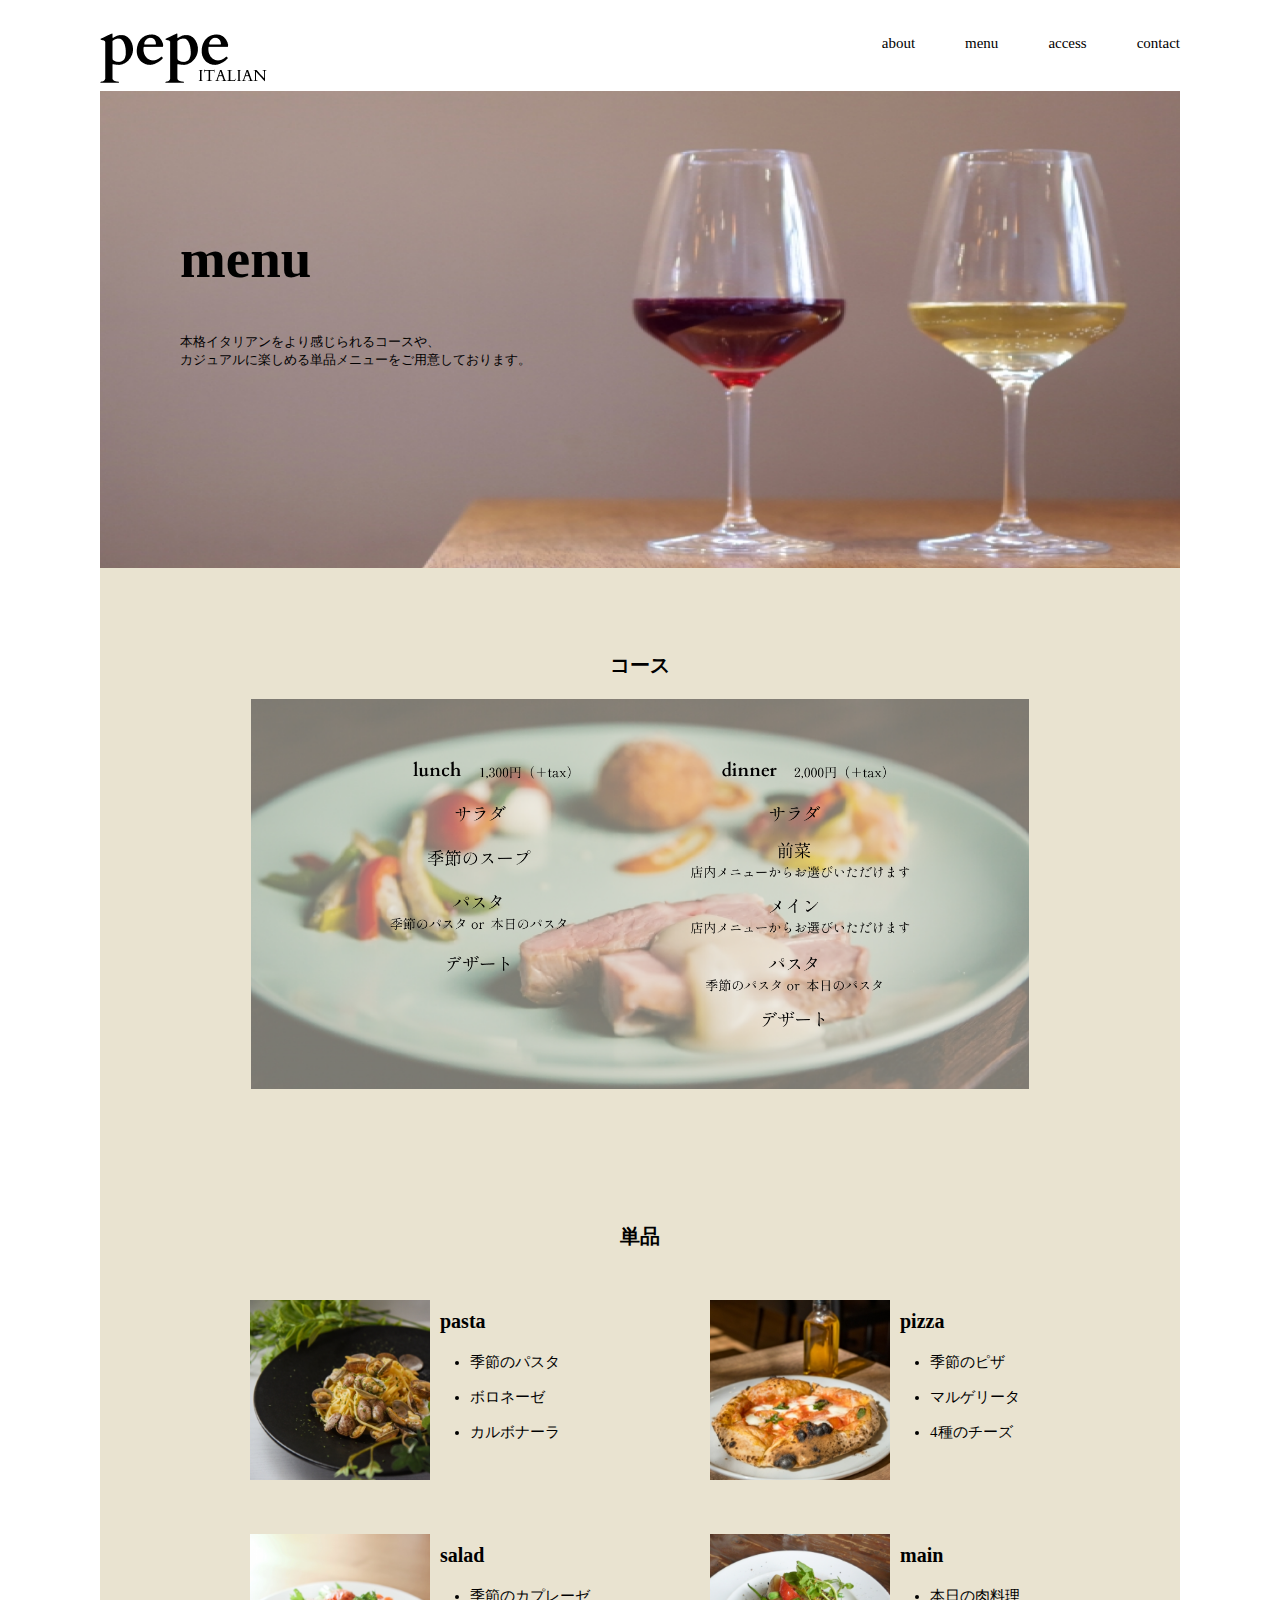
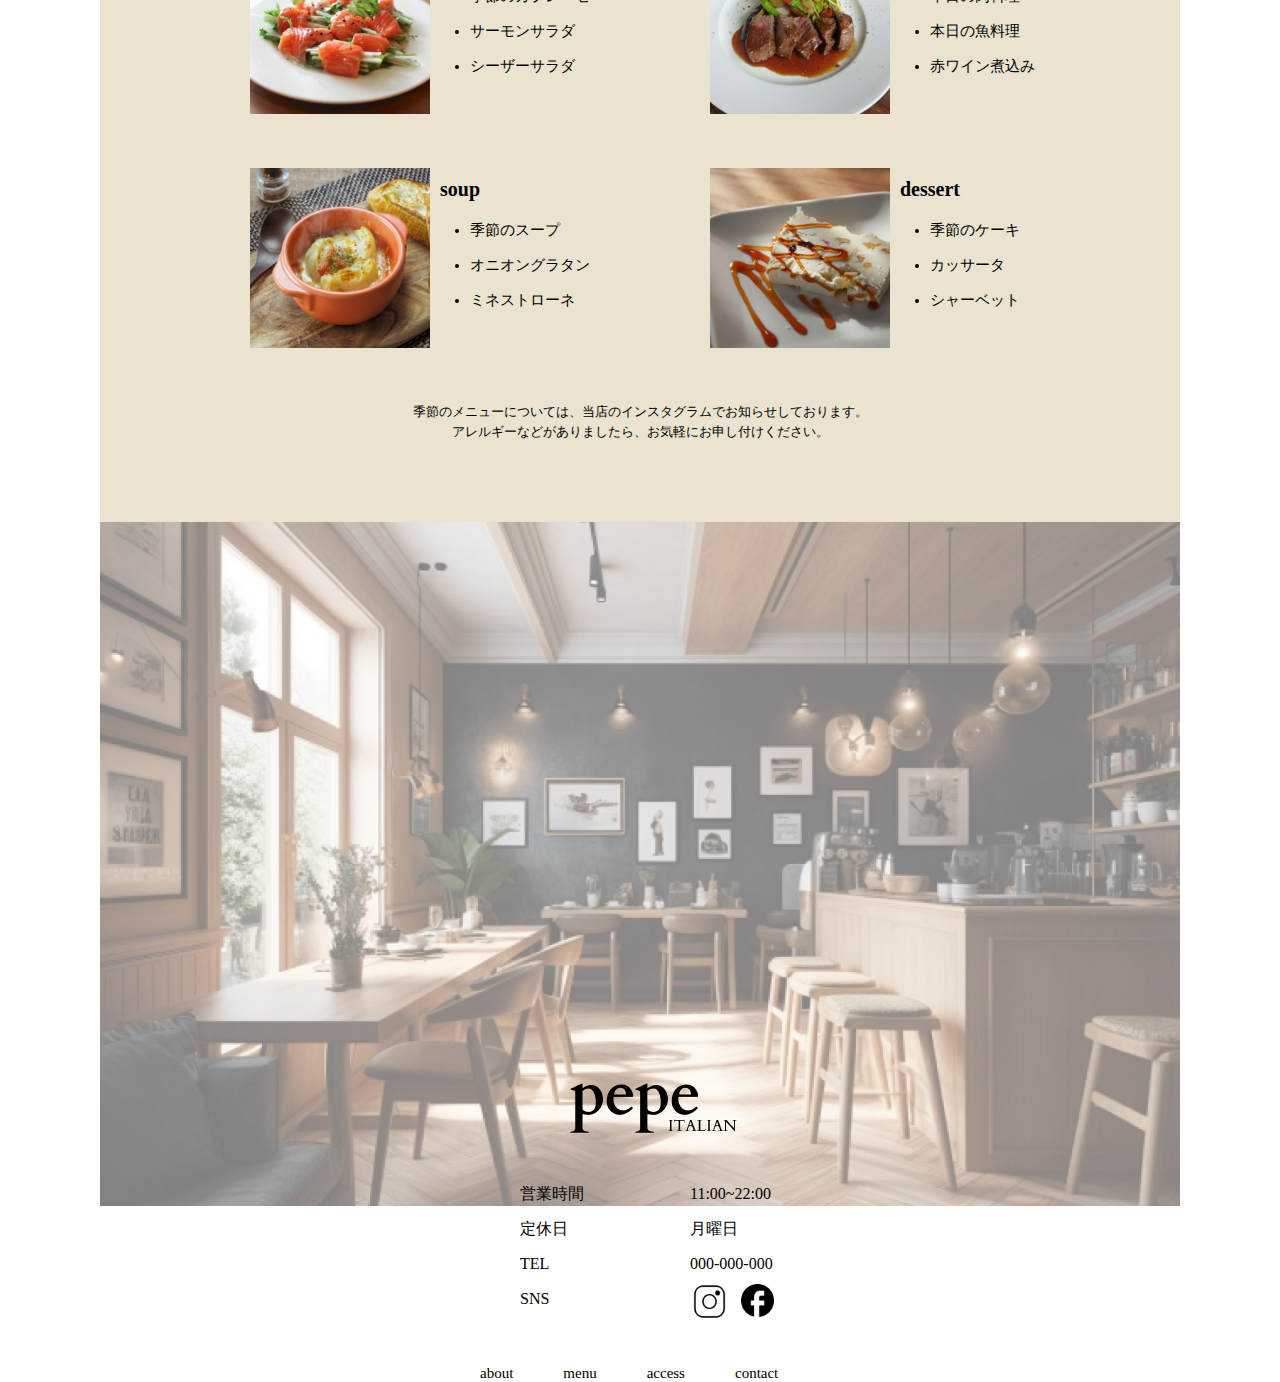
<file: original-site/menu.html>
<!DOCTYPE html>
<html>
    <head>
        <title>カジュアルイタリアンpepe</title>
        <meta charset="utf-8">
        <meta name="viewport" content="width=device-width,initial-scale=1.0">
        <link rel="stylesheet" href="style.css">
    </head>
    <body id="body">
        <!-- ヘッダー -->
         <header class="header2">
            <!-- ロゴ -->
             <a href="index.html" class="logo">
                <img src="image/logo.png" alt="トップへ戻る">
             </a>
             <!-- ナビ -->
              <nav class="nav-pc">
                <ul class="nav-ul">
                    <li class="nav-content"><a class="nav-icon" href="index.html#about">about</a></li>
                    <li class="nav-content"><a class="nav-icon" href="menu.html">menu</a></li>
                    <li class="nav-content"><a class="nav-icon" href="index.html#access">access</a></li>
                    <li class="nav-content"><a class="nav-icon" href="index.html#contact">contact</a></li>
                </ul>
              </nav>
         </header>
         <main>
            <article>
                <!-- メイン -->
                 <section class="menumain">
                    <img class="menumain-image" src="image/menu-top.jpg">
                    <h1 class="menumain-title">menu</h1>
                    <p class="menumain-text">本格イタリアンをより感じられるコースや、<br>カジュアルに楽しめる単品メニューをご用意しております。</p>
                    <!-- コース -->
                     <h2 class="course">コース</h2>
                     <div class="course-image-layout">
                        <img class="course-image" src="image/menu-course.png">
                     </div>
                    <!-- 単品 -->
                    <h2 class="single">単品</h2>
                    <div class="menu-layout">
                        <div class="menu-left">
                            <div class="dish2">
                                <div class="menu-image">
                                    <img class="dish-image" src="image/pasta2.jpg">
                                </div>
                                <div class="menu-ex">
                                    <h3 class="dish-title">pasta</h3>
                                    <ul class="dish-menu">
                                        <li>季節のパスタ</li>
                                        <li>ボロネーゼ</li>
                                        <li>カルボナーラ</li>
                                    </ul>
                                </div>
                            </div>
                            <div class="dish">
                                <div class="menu-image">
                                    <img class="dish-image" src="image/salad.jpg">
                                </div>
                                <div class="menu-ex">
                                    <h3 class="dish-title">salad</h3>
                                    <ul class="dish-menu">
                                        <li>季節のカプレーゼ</li>
                                        <li>サーモンサラダ</li>
                                        <li>シーザーサラダ</li>
                                    </ul>
                                </div>
                            </div>
                            <div class="dish">
                                <div class="menu-image">
                                    <img class="dish-image" src="image/soup.jpg">
                                </div>
                                <div class="menu-ex">
                                    <h3 class="dish-title">soup</h3>
                                    <ul class="dish-menu">
                                        <li>季節のスープ</li>
                                        <li>オニオングラタン</li>
                                        <li>ミネストローネ</li>
                                    </ul>
                                </div>
                            </div>
                        </div>
                        <div class="menu-right">
                            <div class="dish2">
                                <div class="menu-image">
                                    <img class="dish-image" src="image/pizza.jpg">
                                </div>
                                <div class="menu-ex">
                                    <h3 class="dish-title">pizza</h3>
                                    <ul class="dish-menu">
                                        <li>季節のピザ</li>
                                        <li>マルゲリータ</li>
                                        <li>4種のチーズ</li>
                                    </ul>
                                </div>
                            </div>
                            <div class="dish">
                                <div class="menu-image">
                                    <img class="dish-image" src="image/maindish.png">
                                </div>
                                <div class="menu-ex">
                                    <h3 class="dish-title">main</h3>
                                    <ul class="dish-menu">
                                        <li>本日の肉料理</li>
                                        <li>本日の魚料理</li>
                                        <li>赤ワイン煮込み</li>
                                    </ul>
                                </div>
                            </div>
                            <div class="dish">
                                <div class="menu-image">
                                    <img class="dish-image" src="image/dessert.jpg">
                                </div>
                                <div class="menu-ex">
                                    <h3 class="dish-title">dessert</h3>
                                    <ul class="dish-menu">
                                        <li>季節のケーキ</li>
                                        <li>カッサータ</li>
                                        <li>シャーベット</li>
                                    </ul>
                                </div>
                            </div>
                        </div>
                    </div>
                    <p class="single-message">季節のメニューについては、当店のインスタグラムでお知らせしております。
                        <br>アレルギーなどがありましたら、お気軽にお申し付けください。
                    </p>
                </section>
                <!-- フッター -->
                <section class="footer">
                    <div>
                        <img class="footer-image" src="image/contact.jpg">
                    </div>
                    <div class="footer-image-layout">
                        <div class="footer-logo-layout">
                            <img class="footer-logo" src="image/logo.png">
                        </div>
                    
                        <div class="footer-text">
                            <ul>
                                <li class="footer-section">営業時間</li>
                                <li class="footer-section">定休日</li>
                                <li class="footer-section">TEL</li>
                                <li class="footer-section">SNS</li>
                                </ul>
                            </div>
                        <div class="footer-text-2">
                            <ul>
                                <li class="footer-section">11:00~22:00</li>
                                <li class="footer-section">月曜日</li>
                                <li class="footer-section">000-000-000</li>
                                <li class="footer-section"><img class="insta" src="image/instagram.png"><img class="face" src="image/facebook.png"></li>
                            </ul>
                        </div>
                        <div>
                        <!-- フッターナビ -->
                             <nav class="nav-pc-footer">
                                <ul class="nav-ul-footer">
                                    <li class="nav-content"><a class="nav-icon" href="index.html#menu">about</a></li>
                                    <li class="nav-content"><a class="nav-icon" href="menu.html">menu</a></li>
                                    <li class="nav-content"><a class="nav-icon" href="index.html#access">access</a></li>
                                    <li class="nav-content"><a class="nav-icon" href="index.html#contact">contact</a></li>
                                </ul>
                            </nav>
                        </div>
                    </div>
                </section>
            </article>
        </main>
    </body>
</html>
</file>
<file: original-site/style.css>
#body {
    max-width: 1080px;
    margin: 0 auto 0 auto;
    font-family: "Shippori Mincho", "Zen Old Mincho", serif;
 }
  

/* ヘッダー */
.header {
    display: flex;
    justify-content: space-between;
}

  /* ナビレイアウト */
.nav-pc {
    font-size: 15px;
    margin-top: 20px;
}

.nav-ul {
    display: flex;
    padding-left: 0px;
}

.nav-content {
    list-style: none;
}
.nav-icon {
    text-decoration: none;
    margin-left: 50px;
    color: black;
}

.nav-icon:hover {
    text-decoration: underline;
}


/* メイン */
.main-image {
    position: relative;
    width: 100%;
}

/* テキスト */
.main-text {
    position: absolute;
    top: 300px;
    left: 300px;
    color: white;
    font-size: 20px;
    line-height: 35px;
    letter-spacing: 7px;
}

.main-name {
    position: absolute;
    top: 270px;
    left: 580px;
    font-family: "Cardo", "Zen Old Mincho", serif;
    font-size: 55px;
    font-weight: bold;
    color: white;
}

/* アバウト */
.about {
    background-color: #E9E3D0;
}

.about-title {
    position: relative;
    text-align: center;
    margin: 0;
    padding-top: 70px;
    font-size: 35px;
    font-weight: bold;
    font-family: "Cardo", "Zen Old Mincho", serif;
}

.about-text {
    position: relative;
    font-size: 13px;
    line-height: 30px;
    letter-spacing: 1px;
    padding: 40px 0 40px 110px;
}

/* 写真レイアウト（横並びにする） */
.about-layout {
    display: flex;
}

.about-image {
    position: absolute;
    padding: 0 0 0 750px;
}

/* 写真大きさ */
.about-1 {
    width: 100px;
}

.about-2 {
    width: 150px;
}


/* メニュー */
.menu {
    background-color: #E9E3D0;
}

.menu-title {
    text-align: center;
    margin-top: 0;
    padding-top: 70px;
    font-size: 35px;
    font-weight: bold;
    font-family: "Cardo", "Zen Old Mincho", serif;
}

/* レイアウト（横並びにする） */
.menu-layout {
    display: flex;
    margin-top: 40px;
}

.menu-left {
    width: 50%;
    margin: 0 0 30px 150px
}

.menu-right {
    width: 50%;
    margin-right: 10px;
}

/* 料理写真レイアウト */
.dish {
    display: flex;
    padding-top: 50px;
}

.dish-image {
    width: 180px;
}

/* テキスト */
.dish-title {
    font-size: 20px;
    padding-left: 10px;
    margin: 10px 0 3px 0;
}

.dish-menu {
    line-height: 35px;
    font-size: 15px;
    margin-top: 12px;
}

/* moreボタン */
.more {
    text-align: center;
    padding-top: 50px;
    padding-bottom: 40px;
}


/* アクセス */
.access {
    background-color: #E9E3D0;
}

.access-title {
    text-align: center;
    margin-top: 0;
    padding-top: 70px;
    font-size: 35px;
    font-weight: bold;
    font-family: "Cardo", "Zen Old Mincho", serif;
}

/* レイアウト（横並びにする） */
.access-layout {
    display: flex;
    margin-top: 40px;
}

/* マップ */
.map {
    width: 50%;
    position: relative;
    margin: 0 0 70px 150px;
    padding-top: 25px;
}

/* テキスト */
.access-text {
    width: 50%;
    margin-right: 10px;
    padding-top: 60px;
    line-height: 35px;
    letter-spacing: 2px;
    font-size: 15px;
}


/* フッター */
.footer-image {
    width: 100%;
    position: relative;
}

/* ロゴ */
.footer-logo {
    position:absolute;
    top: 2650px;
    left: 570px;
}

/* 左側テキスト */
.footer-text {
    position: absolute;
    display: flex;
    top: 2760px;
    left: 480px;
    line-height: 30px;
}

/* 右側テキスト */
.footer-text-2 {
    position: absolute;
    display: flex;
    top: 2760px;
    left: 650px;
    line-height: 30px;
}

/* テキストのレイアウト */
.footer-section {
    list-style: none;
    line-height: 35px;
}

.insta {
    width: 35%;
}

.face {
    width: 30%;
    padding-left: 12px;
    padding-bottom: 5px;
}

/* ナビ */
.nav-pc-footer {
    font-size: 15px;
    margin-top: 20px;
}

.nav-ul-footer {
    display: flex;
    padding-left: 0px;
    position: absolute;
    top: 2950px;
    left: 430px;
}



/* メニューページ */
/* ヘッダー */
.header2 {
    display: flex;
    justify-content: space-between;
  }

  /* ナビレイアウト */
.nav-pc {
    font-size: 15px;
    margin-top: 20px;
}

.nav-ul {
    display: flex;
    padding-left: 0px;
}

.nav-content {
    list-style: none;
}
.nav-icon {
    text-decoration: none;
    margin-left: 50px;
    color: black;
}

.nav-icon:hover {
    text-decoration: underline;
}


/* メイン */
.menumain-image {
    position: relative;
    width: 100%;
}

.menumain {
    background-color: #E9E3D0;
}

.menumain-title {
    position: absolute;
    top: 190px;
    left: 180px;
    font-family: "Cardo", "Zen Old Mincho", serif;
    font-size: 55px;
    font-weight: bold;
}

.menumain-text {
    position: absolute;
    top: 320px;
    left: 180px;
    font-size: 13px;
}

/* コース */
.course {
    text-align: center;
    font-size: 20px;
    margin: 80px 0 20px 0;
}

.course-image-layout {
    text-align: center;
    margin-bottom: 130px;
}

.course-image {
    width: 72%;
}


/* 単品 */
.single {
    text-align: center;
    font-size: 20px;
    margin: 50px 0 10px 0;
}

.dish2 {
    display: flex;
    padding-top: 10px;
}

.single-message {
    text-align: center;
    margin: 0;
    padding-top: 20px;
    padding-bottom: 80px;
    font-size: 13px;
    line-height: 20px;
}
</file>
